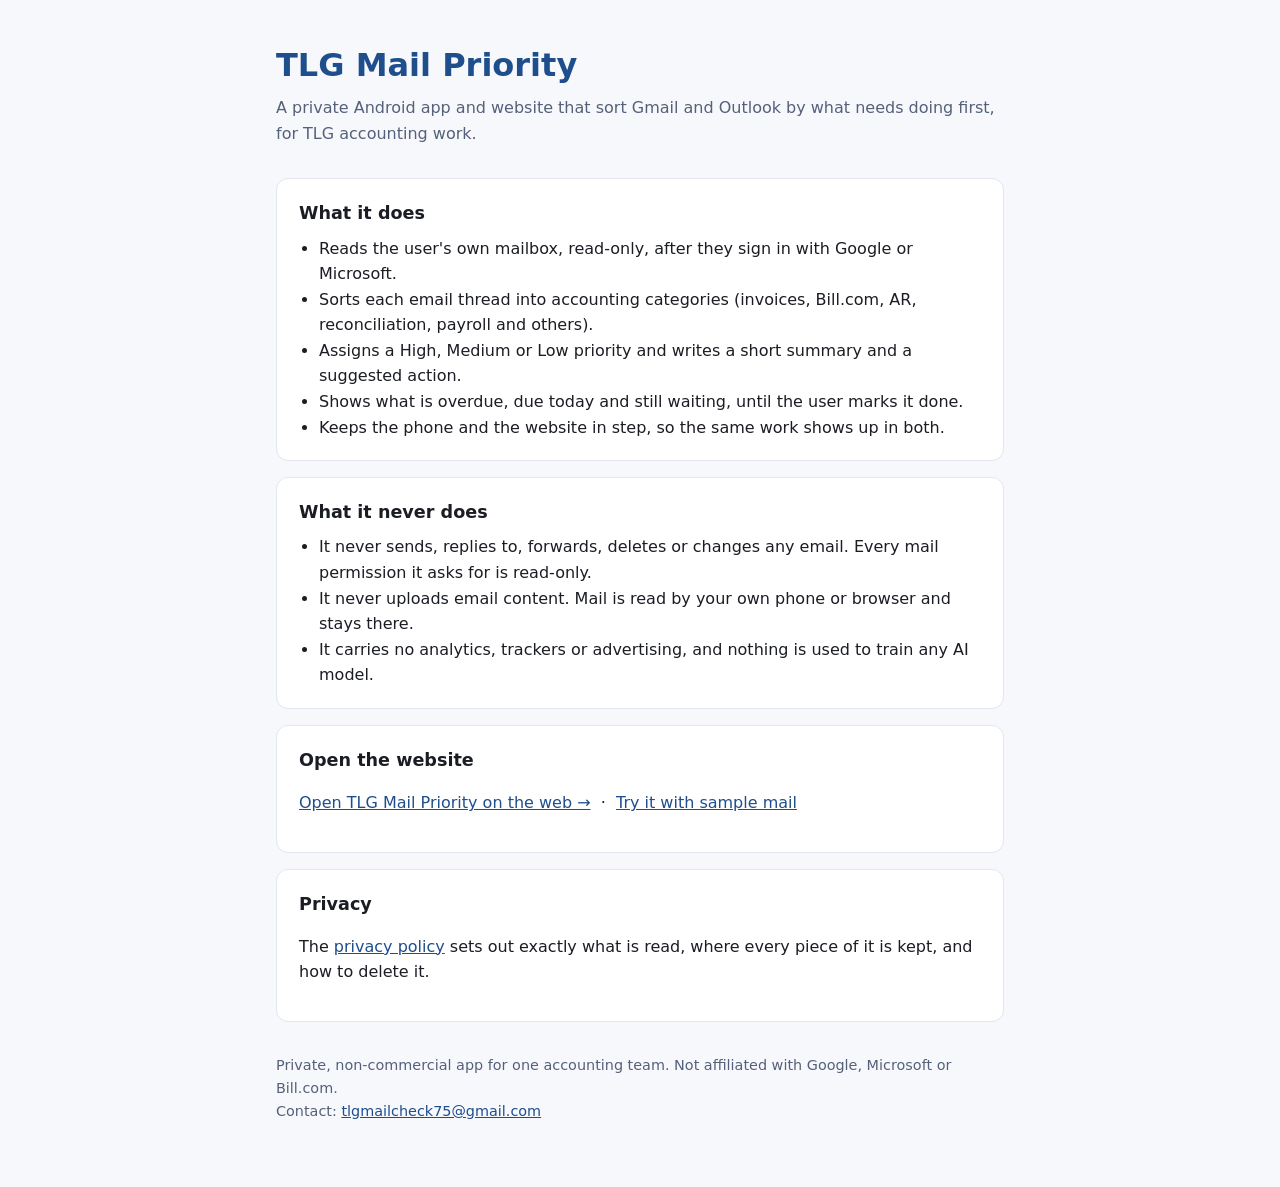
<file: index.html>
<!doctype html>
<html lang="en">
<head>
<meta charset="utf-8">
<meta name="viewport" content="width=device-width, initial-scale=1">
<title>TLG Mail Priority</title>
<meta name="description" content="Private Android app and website that sort Gmail and Outlook by priority for TLG accounting work.">
<style>
  :root { --bg:#f7f8fc; --fg:#1b1d24; --muted:#55607a; --accent:#1f4e8c; --card:#fff; --line:#e3e6ef; }
  @media (prefers-color-scheme: dark) { :root { --bg:#111318; --fg:#e6e8ef; --muted:#a3abbd; --accent:#a9c7ff; --card:#1a1c22; --line:#2b2f38; } }
  * { box-sizing:border-box; }
  body { margin:0; background:var(--bg); color:var(--fg); font:16px/1.6 system-ui,-apple-system,"Segoe UI",Roboto,sans-serif; }
  main { max-width:760px; margin:0 auto; padding:40px 16px 64px; }
  h1 { font-size:2rem; margin:0 0 4px; color:var(--accent); }
  .sub { color:var(--muted); margin:0 0 32px; }
  section { background:var(--card); border:1px solid var(--line); border-radius:12px; padding:20px 22px; margin-bottom:16px; }
  h2 { font-size:1.1rem; margin:0 0 8px; }
  ul { margin:0; padding-left:20px; }
  a { color:var(--accent); }
  footer { color:var(--muted); font-size:.9rem; margin-top:32px; }
</style>
</head>
<body>
<main>
  <h1>TLG Mail Priority</h1>
  <p class="sub">A private Android app and website that sort Gmail and Outlook by what needs doing first, for TLG accounting work.</p>

  <section>
    <h2>What it does</h2>
    <ul>
      <li>Reads the user's own mailbox, read-only, after they sign in with Google or Microsoft.</li>
      <li>Sorts each email thread into accounting categories (invoices, Bill.com, AR, reconciliation, payroll and others).</li>
      <li>Assigns a High, Medium or Low priority and writes a short summary and a suggested action.</li>
      <li>Shows what is overdue, due today and still waiting, until the user marks it done.</li>
      <li>Keeps the phone and the website in step, so the same work shows up in both.</li>
    </ul>
  </section>

  <section>
    <h2>What it never does</h2>
    <ul>
      <li>It never sends, replies to, forwards, deletes or changes any email. Every mail permission it asks for is read-only.</li>
      <li>It never uploads email content. Mail is read by your own phone or browser and stays there.</li>
      <li>It carries no analytics, trackers or advertising, and nothing is used to train any AI model.</li>
    </ul>
  </section>

  <section>
    <h2>Open the website</h2>
    <p><a href="app/">Open TLG Mail Priority on the web →</a> &nbsp;·&nbsp; <a href="app/?demo">Try it with sample mail</a></p>
  </section>

  <section>
    <h2>Privacy</h2>
    <p>The <a href="privacy.html">privacy policy</a> sets out exactly what is read, where every piece
       of it is kept, and how to delete it.</p>
  </section>

  <footer>
    Private, non-commercial app for one accounting team. Not affiliated with Google, Microsoft or Bill.com.<br>
    Contact: <a href="mailto:tlgmailcheck75@gmail.com">tlgmailcheck75@gmail.com</a>
  </footer>
</main>
</body>
</html>
</file>
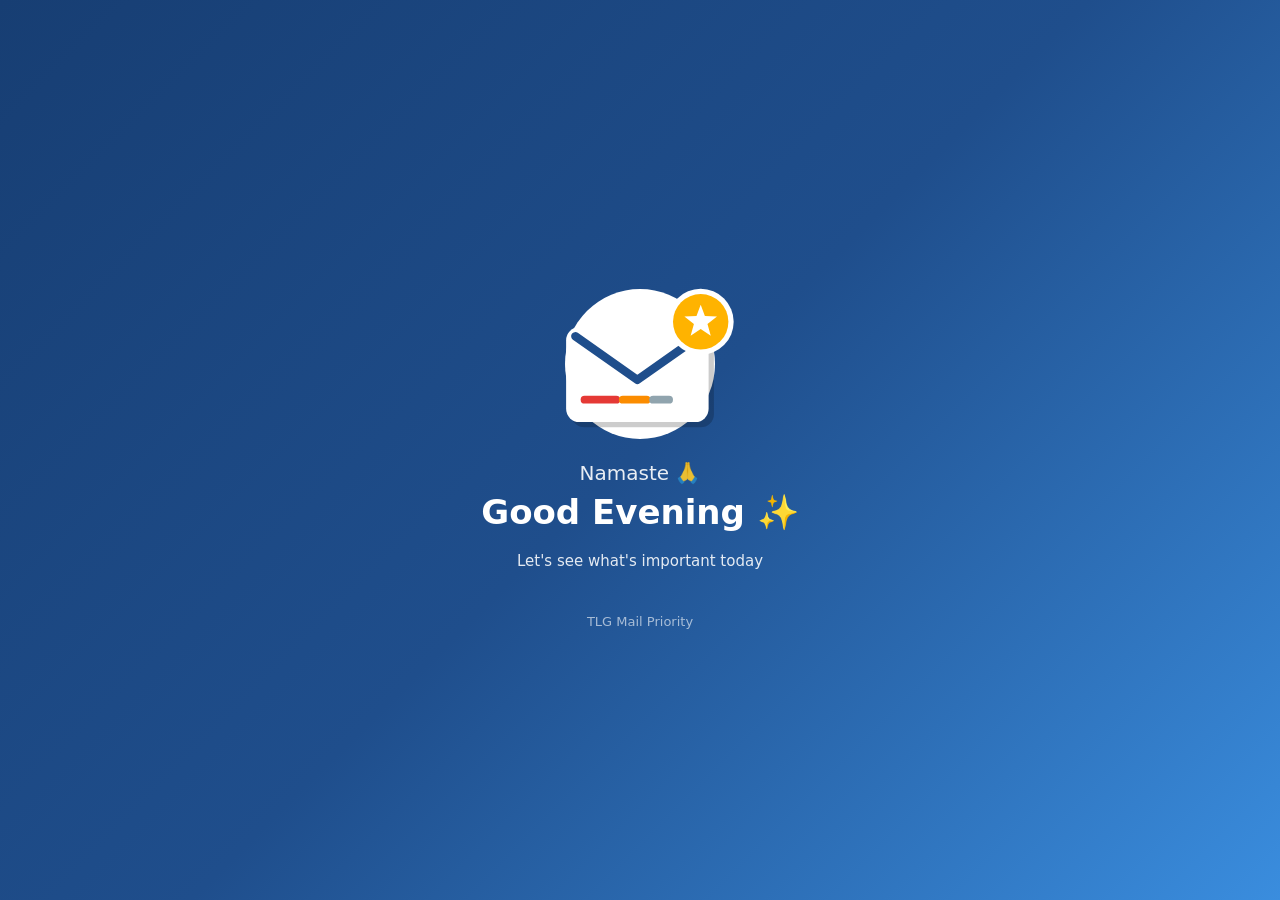
<file: app/index.html>
<!doctype html>
<html lang="en">
<head>
  <meta charset="utf-8">
  <meta name="viewport" content="width=device-width, initial-scale=1, viewport-fit=cover">
  <title>TLG Mail Priority</title>
  <meta name="description" content="TLG Mail Priority on the web — the same mail overview, priorities, reminders and alerts as the Android app.">
  <meta name="theme-color" content="#1F4E8C">
  <link rel="icon" type="image/svg+xml" href="icon.svg">
  <link rel="manifest" href="manifest.webmanifest">
  <link rel="stylesheet" href="style.css">
  <script src="https://accounts.google.com/gsi/client" async></script>
</head>
<body>
  <div id="app"><div class="loading">Loading…</div></div>
  <noscript>This app needs JavaScript.</noscript>
  <script type="module">
    import { start } from './ui.js';
    start();
  </script>
</body>
</html>
</file>
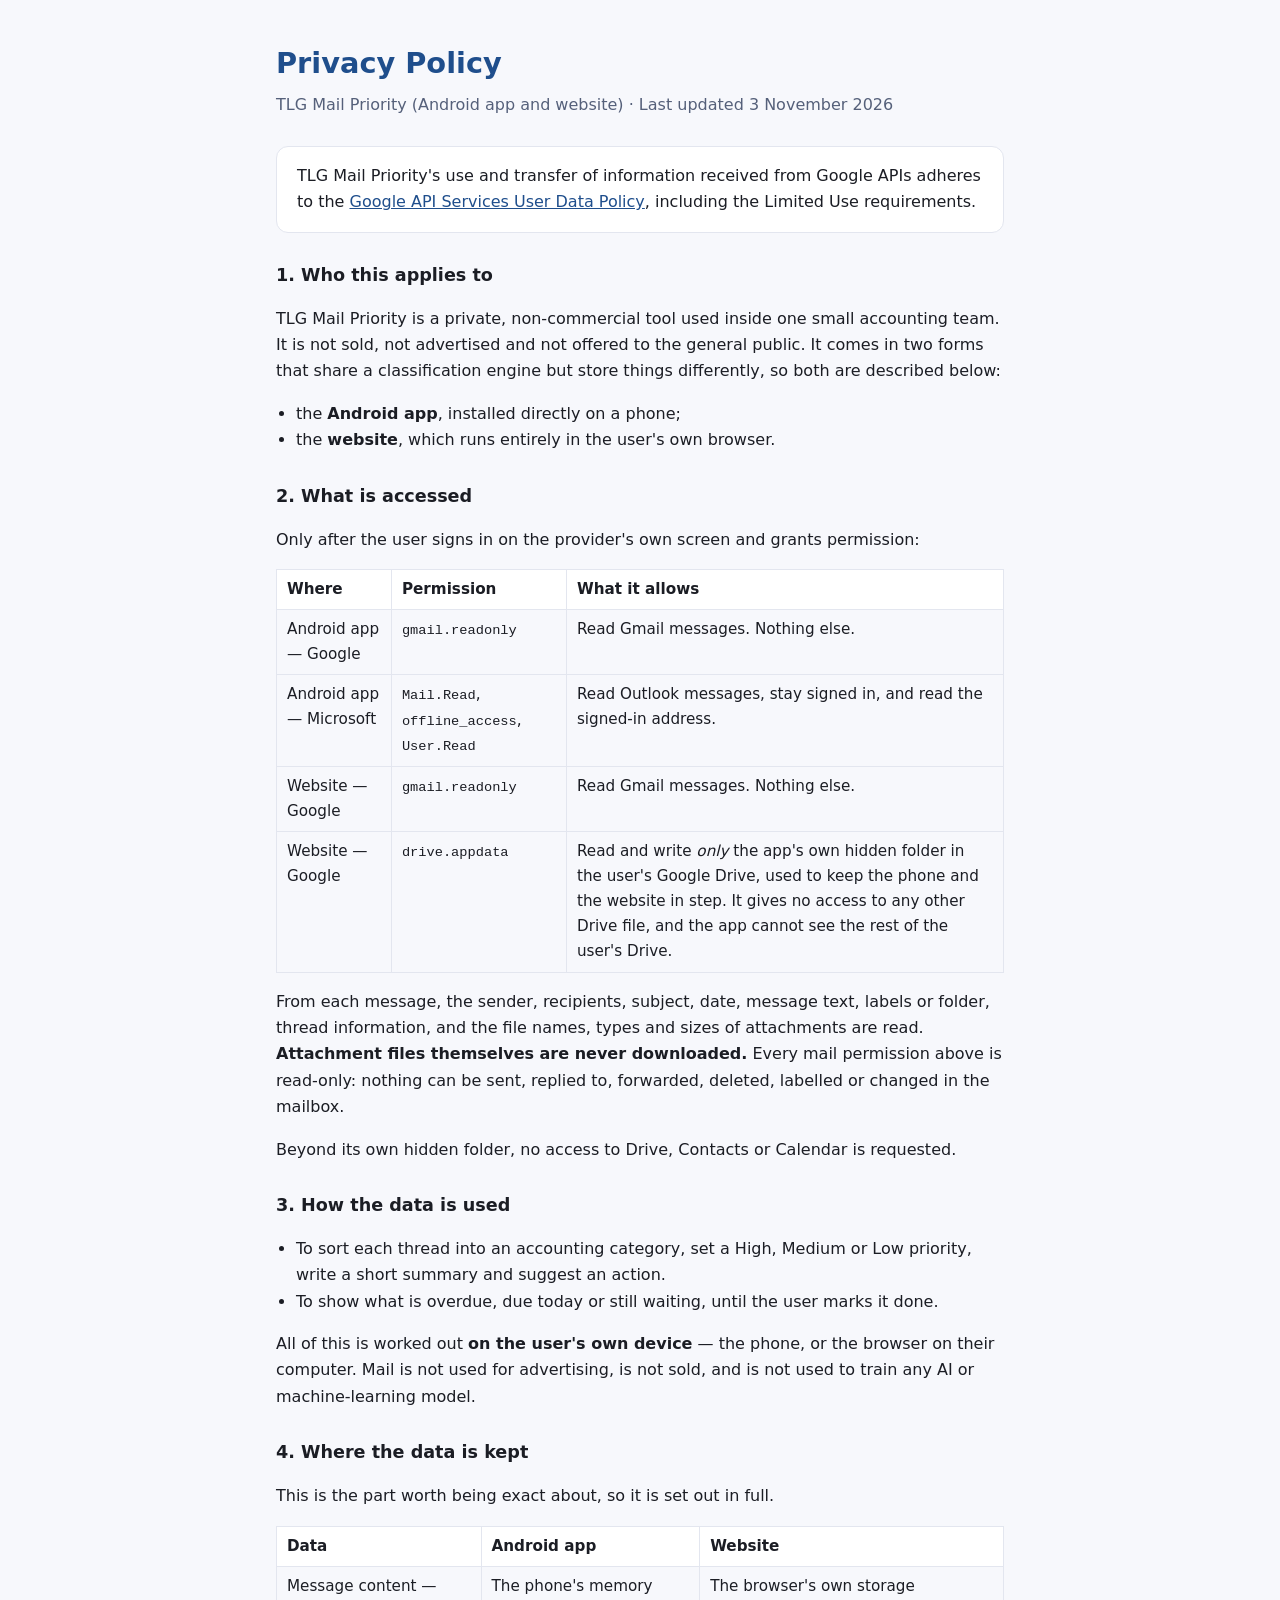
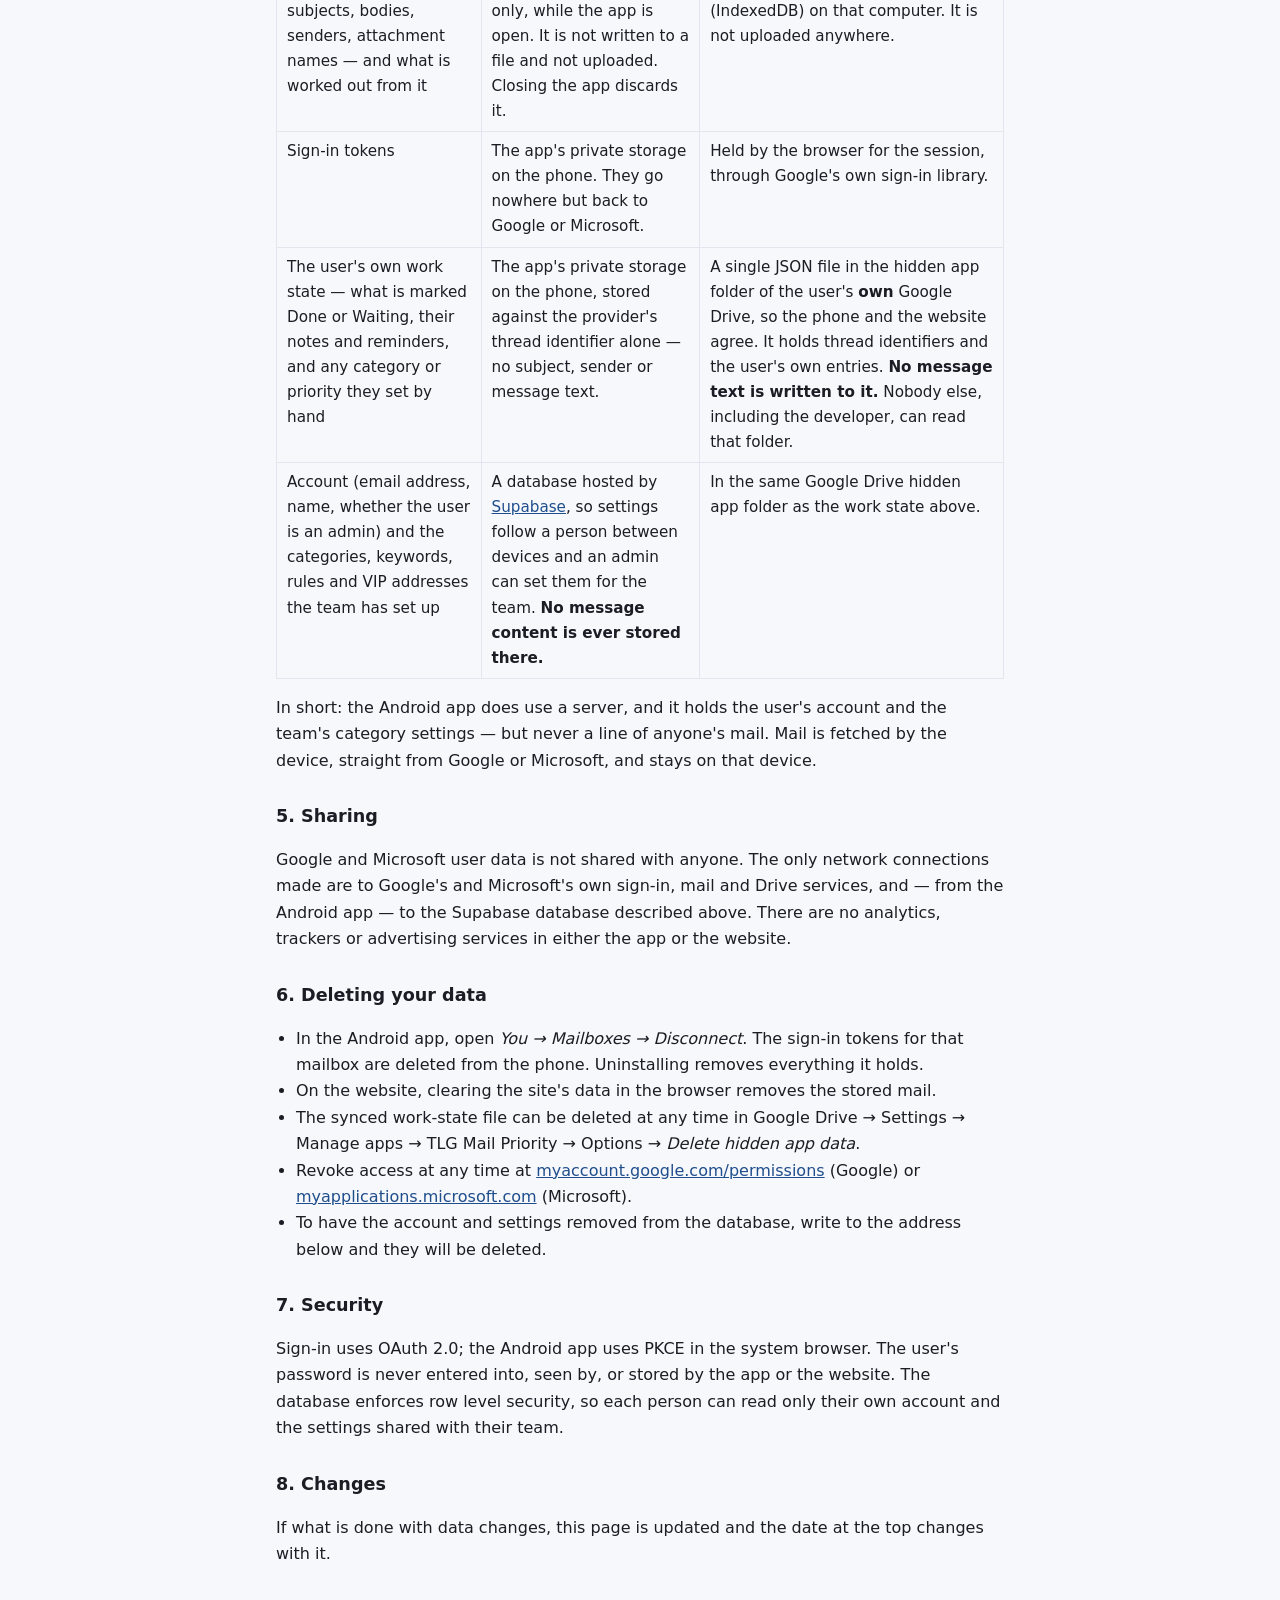
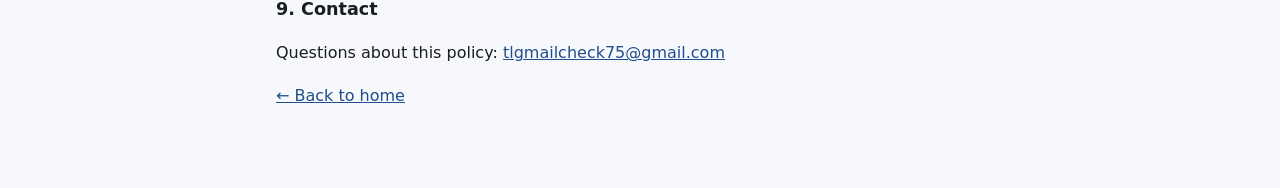
<file: privacy.html>
<!doctype html>
<html lang="en">
<head>
<meta charset="utf-8">
<meta name="viewport" content="width=device-width, initial-scale=1">
<title>Privacy Policy — TLG Mail Priority</title>
<meta name="description" content="How the TLG Mail Priority Android app and website use Gmail and Outlook data.">
<style>
  :root { --bg:#f7f8fc; --fg:#1b1d24; --muted:#55607a; --accent:#1f4e8c; --card:#fff; --line:#e3e6ef; }
  @media (prefers-color-scheme: dark) { :root { --bg:#111318; --fg:#e6e8ef; --muted:#a3abbd; --accent:#a9c7ff; --card:#1a1c22; --line:#2b2f38; } }
  * { box-sizing:border-box; }
  body { margin:0; background:var(--bg); color:var(--fg); font:16px/1.65 system-ui,-apple-system,"Segoe UI",Roboto,sans-serif; }
  main { max-width:760px; margin:0 auto; padding:40px 16px 64px; }
  h1 { font-size:1.8rem; margin:0 0 4px; color:var(--accent); }
  .sub { color:var(--muted); margin:0 0 28px; }
  h2 { font-size:1.1rem; margin:28px 0 6px; }
  ul { padding-left:20px; }
  a { color:var(--accent); }
  table { border-collapse:collapse; width:100%; margin:10px 0; font-size:.95rem; }
  th, td { text-align:left; padding:7px 10px; border:1px solid var(--line); vertical-align:top; }
  th { background:var(--card); font-weight:600; }
  code { font-size:.9em; }
  .box { background:var(--card); border:1px solid var(--line); border-radius:12px; padding:16px 20px; }
</style>
</head>
<body>
<main>
  <h1>Privacy Policy</h1>
  <p class="sub">TLG Mail Priority (Android app and website) · Last updated 3 November 2026</p>

  <div class="box">
    TLG Mail Priority's use and transfer of information received from Google APIs adheres to the
    <a href="https://developers.google.com/terms/api-services-user-data-policy">Google API Services User Data Policy</a>,
    including the Limited Use requirements.
  </div>

  <h2>1. Who this applies to</h2>
  <p>TLG Mail Priority is a private, non-commercial tool used inside one small accounting team. It
     is not sold, not advertised and not offered to the general public. It comes in two forms that
     share a classification engine but store things differently, so both are described below:</p>
  <ul>
    <li>the <strong>Android app</strong>, installed directly on a phone;</li>
    <li>the <strong>website</strong>, which runs entirely in the user's own browser.</li>
  </ul>

  <h2>2. What is accessed</h2>
  <p>Only after the user signs in on the provider's own screen and grants permission:</p>
  <table>
    <tr><th>Where</th><th>Permission</th><th>What it allows</th></tr>
    <tr>
      <td>Android app — Google</td>
      <td><code>gmail.readonly</code></td>
      <td>Read Gmail messages. Nothing else.</td>
    </tr>
    <tr>
      <td>Android app — Microsoft</td>
      <td><code>Mail.Read</code>, <code>offline_access</code>, <code>User.Read</code></td>
      <td>Read Outlook messages, stay signed in, and read the signed-in address.</td>
    </tr>
    <tr>
      <td>Website — Google</td>
      <td><code>gmail.readonly</code></td>
      <td>Read Gmail messages. Nothing else.</td>
    </tr>
    <tr>
      <td>Website — Google</td>
      <td><code>drive.appdata</code></td>
      <td>Read and write <em>only</em> the app's own hidden folder in the user's Google Drive, used
          to keep the phone and the website in step. It gives no access to any other Drive file,
          and the app cannot see the rest of the user's Drive.</td>
    </tr>
  </table>
  <p>From each message, the sender, recipients, subject, date, message text, labels or folder,
     thread information, and the file names, types and sizes of attachments are read.
     <strong>Attachment files themselves are never downloaded.</strong> Every mail permission above
     is read-only: nothing can be sent, replied to, forwarded, deleted, labelled or changed in the
     mailbox.</p>
  <p>Beyond its own hidden folder, no access to Drive, Contacts or Calendar is requested.</p>

  <h2>3. How the data is used</h2>
  <ul>
    <li>To sort each thread into an accounting category, set a High, Medium or Low priority, write a
        short summary and suggest an action.</li>
    <li>To show what is overdue, due today or still waiting, until the user marks it done.</li>
  </ul>
  <p>All of this is worked out <strong>on the user's own device</strong> — the phone, or the browser
     on their computer. Mail is not used for advertising, is not sold, and is not used to train any
     AI or machine-learning model.</p>

  <h2>4. Where the data is kept</h2>
  <p>This is the part worth being exact about, so it is set out in full.</p>
  <table>
    <tr><th>Data</th><th>Android app</th><th>Website</th></tr>
    <tr>
      <td>Message content — subjects, bodies, senders, attachment names — and what is worked out
          from it</td>
      <td>The phone's memory only, while the app is open. It is not written to a file and not
          uploaded. Closing the app discards it.</td>
      <td>The browser's own storage (IndexedDB) on that computer. It is not uploaded anywhere.</td>
    </tr>
    <tr>
      <td>Sign-in tokens</td>
      <td>The app's private storage on the phone. They go nowhere but back to Google or Microsoft.</td>
      <td>Held by the browser for the session, through Google's own sign-in library.</td>
    </tr>
    <tr>
      <td>The user's own work state — what is marked Done or Waiting, their notes and reminders, and
          any category or priority they set by hand</td>
      <td>The app's private storage on the phone, stored against the provider's thread identifier
          alone — no subject, sender or message text.</td>
      <td>A single JSON file in the hidden app folder of the user's <strong>own</strong> Google
          Drive, so the phone and the website agree. It holds thread identifiers and the user's own
          entries. <strong>No message text is written to it.</strong> Nobody else, including the
          developer, can read that folder.</td>
    </tr>
    <tr>
      <td>Account (email address, name, whether the user is an admin) and the categories, keywords,
          rules and VIP addresses the team has set up</td>
      <td>A database hosted by <a href="https://supabase.com/privacy">Supabase</a>, so settings
          follow a person between devices and an admin can set them for the team.
          <strong>No message content is ever stored there.</strong></td>
      <td>In the same Google Drive hidden app folder as the work state above.</td>
    </tr>
  </table>
  <p>In short: the Android app does use a server, and it holds the user's account and the team's
     category settings — but never a line of anyone's mail. Mail is fetched by the device, straight
     from Google or Microsoft, and stays on that device.</p>

  <h2>5. Sharing</h2>
  <p>Google and Microsoft user data is not shared with anyone. The only network connections made are
     to Google's and Microsoft's own sign-in, mail and Drive services, and — from the Android app —
     to the Supabase database described above. There are no analytics, trackers or advertising
     services in either the app or the website.</p>

  <h2>6. Deleting your data</h2>
  <ul>
    <li>In the Android app, open <em>You → Mailboxes → Disconnect</em>. The sign-in tokens for that
        mailbox are deleted from the phone. Uninstalling removes everything it holds.</li>
    <li>On the website, clearing the site's data in the browser removes the stored mail.</li>
    <li>The synced work-state file can be deleted at any time in Google Drive → Settings →
        Manage apps → TLG Mail Priority → Options → <em>Delete hidden app data</em>.</li>
    <li>Revoke access at any time at
        <a href="https://myaccount.google.com/permissions">myaccount.google.com/permissions</a> (Google)
        or <a href="https://myapplications.microsoft.com">myapplications.microsoft.com</a> (Microsoft).</li>
    <li>To have the account and settings removed from the database, write to the address below and
        they will be deleted.</li>
  </ul>

  <h2>7. Security</h2>
  <p>Sign-in uses OAuth 2.0; the Android app uses PKCE in the system browser. The user's password is
     never entered into, seen by, or stored by the app or the website. The database enforces row
     level security, so each person can read only their own account and the settings shared with
     their team.</p>

  <h2>8. Changes</h2>
  <p>If what is done with data changes, this page is updated and the date at the top changes with it.</p>

  <h2>9. Contact</h2>
  <p>Questions about this policy: <a href="mailto:tlgmailcheck75@gmail.com">tlgmailcheck75@gmail.com</a></p>

  <p><a href="index.html">← Back to home</a></p>
</main>
</body>
</html>
</file>
<file: app/style.css>
:root {
  --bg: #f4f6fb; --surface: #ffffff; --surface2: #eef1f8; --line: #dde2ee;
  --fg: #1b1d24; --muted: #5d6779; --primary: #1f4e8c; --primary-fg: #fff; --tonal: #d6e3ff;
  --high: #c62828; --medium: #b26a00; --low: #5f6b7a; --gold: #b98500; --gold-bg: #fff6dc;
  --tert: #7a4fb0; --tert-bg: #f1e9fb; --err: #ba1a1a; --ok: #2e7d32;
  --shadow: 0 1px 2px rgba(20, 30, 60, .08), 0 1px 3px rgba(20, 30, 60, .06);
  --radius: 12px;
}
@media (prefers-color-scheme: dark) {
  :root {
    --bg: #111318; --surface: #1a1c22; --surface2: #23262e; --line: #2e323c;
    --fg: #e6e8ef; --muted: #a2abbd; --primary: #a9c7ff; --primary-fg: #002f63; --tonal: #00468c;
    --high: #ff8a80; --medium: #ffcc66; --low: #9ea7b8; --gold: #ffd166; --gold-bg: #2b2414;
    --tert: #d4b8ff; --tert-bg: #2a2236; --err: #ffb4ab; --ok: #81c784;
    --shadow: none;
  }
}
* { box-sizing: border-box; }
html, body { margin: 0; height: 100%; }
body { background: var(--bg); color: var(--fg); font: 15px/1.45 system-ui, -apple-system, "Segoe UI", Roboto, sans-serif; }
button { font: inherit; color: inherit; }
a { color: var(--primary); }
.loading { display: grid; place-items: center; height: 100vh; color: var(--muted); }

/* ---------- shell */
.shell { display: grid; min-height: 100vh; }
.shell.wide { grid-template: "top top" auto "side main" 1fr / 220px 1fr; height: 100vh; }
.shell.narrow { grid-template: "top" auto "main" 1fr "bottom" auto / 100%; }
.topbar { grid-area: top; display: flex; align-items: center; gap: 10px; padding: 10px 16px; background: var(--surface); border-bottom: 1px solid var(--line); position: sticky; top: 0; z-index: 5; }
.topbar h1 { font-size: 18px; margin: 0; white-space: nowrap; overflow: hidden; text-overflow: ellipsis; }
.top-logo { width: 30px; height: 30px; }
.acct { color: var(--muted); font-size: 13px; }
.shell.narrow .acct { display: none; }
.side { grid-area: side; padding: 10px 8px; background: var(--surface); border-right: 1px solid var(--line); overflow-y: auto; }
.main { grid-area: main; min-width: 0; overflow: hidden; }
.shell.narrow .main { overflow: visible; padding-bottom: 72px; }
.nav-item { display: flex; align-items: center; gap: 10px; padding: 10px 12px; border-radius: 10px; color: var(--fg); text-decoration: none; margin-bottom: 2px; }
.nav-item:hover { background: var(--surface2); }
.nav-item.on { background: var(--tonal); color: var(--primary); font-weight: 600; }
.nav-icon { position: relative; width: 22px; text-align: center; }
.badge { position: absolute; top: -6px; right: -10px; background: var(--err); color: #fff; font-size: 10px; border-radius: 9px; padding: 0 5px; }
.bottom { grid-area: bottom; position: fixed; left: 0; right: 0; bottom: 0; display: flex; background: var(--surface); border-top: 1px solid var(--line); padding-bottom: env(safe-area-inset-bottom); z-index: 5; }
.bottom .nav-item { flex: 1; flex-direction: column; gap: 2px; font-size: 12px; border-radius: 0; margin: 0; padding: 8px 4px; }

.split { display: grid; grid-template-columns: minmax(0, 1fr); height: 100%; }
.split.has-detail { grid-template-columns: minmax(340px, 440px) minmax(0, 1fr); }
.list-pane, .detail-pane { overflow-y: auto; height: 100%; }
.detail-pane { border-left: 1px solid var(--line); background: var(--bg); }
.split:not(.has-detail) .list-pane > .view { max-width: 860px; margin: 0 auto; }

/* ---------- common */
.view { padding: 8px 0 32px; }
.hint { color: var(--muted); font-size: 13px; padding: 8px 16px 0; margin: 0 0 4px; }
.small { font-size: 13px; }
.empty { color: var(--muted); font-size: 13px; padding: 4px 16px; margin: 4px 0; }
.grow { flex: 1; min-width: 0; }
.row { display: flex; gap: 8px; flex-wrap: wrap; align-items: center; margin-top: 6px; }
.row-between { display: flex; align-items: center; justify-content: space-between; gap: 8px; padding-right: 12px; }
.b, b { font-weight: 600; }
.strong { font-weight: 600; color: var(--primary); }
.err-text { color: var(--err) !important; }
.pri-text { color: var(--primary); } .tert-text { color: var(--tert); } .gold-text { color: var(--gold); } .muted-text { color: var(--muted); }
.p-text-HIGH { color: var(--high); } .p-text-MEDIUM { color: var(--medium); } .p-text-LOW { color: var(--low); }
.clamp2 { display: -webkit-box; -webkit-line-clamp: 2; -webkit-box-orient: vertical; overflow: hidden; }
.foot { font-size: 12px; color: var(--muted); }
.foot.err { color: var(--err); }

.search { display: block; width: calc(100% - 24px); margin: 8px 12px 6px; padding: 10px 14px; border-radius: 24px; border: 1px solid var(--line); background: var(--surface); color: var(--fg); font: inherit; }
.tiles { display: grid; grid-template-columns: repeat(3, 1fr); gap: 8px; padding: 4px 12px; }
.tile { border: 0; border-radius: var(--radius); padding: 10px 6px; display: flex; flex-direction: column; align-items: center; cursor: pointer; }
.tile b { font-size: 18px; } .tile span { font-size: 12px; }
.tile.blue { background: color-mix(in srgb, var(--primary) 14%, transparent); color: var(--primary); }
.tile.amber { background: color-mix(in srgb, var(--medium) 16%, transparent); color: var(--medium); }
.tile.teal { background: color-mix(in srgb, var(--tert) 14%, transparent); color: var(--tert); }
.tile span { color: var(--fg); }
.chips { display: flex; gap: 6px; overflow-x: auto; padding: 6px 12px; scrollbar-width: none; align-items: center; }
.chips.wrap { flex-wrap: wrap; padding: 4px 0; overflow: visible; }
.chip { border: 1px solid var(--line); background: var(--surface); border-radius: 18px; padding: 5px 12px; white-space: nowrap; cursor: pointer; font-size: 13px; }
.chip.on { background: var(--tonal); border-color: transparent; color: var(--primary); font-weight: 600; }
.chips input[type=date], .chips input[type=time] { border: 1px solid var(--line); border-radius: 18px; padding: 4px 10px; background: var(--surface); color: var(--fg); font: inherit; font-size: 13px; }

.pill { display: inline-block; border-radius: 20px; padding: 1px 8px; font-size: 11px; font-weight: 600; border: 1px solid currentColor; opacity: .95; white-space: nowrap; }
.pill.filled { color: #fff !important; border-color: transparent; }
.pill.p-HIGH { color: var(--high); } .pill.p-HIGH.filled { background: var(--high); }
.pill.p-MEDIUM { color: var(--medium); } .pill.p-LOW { color: var(--low); }
.pill.gold { color: var(--gold); } .pill.gold.filled { background: var(--gold); }
.pill.muted { color: var(--muted); } .pill.err { color: var(--err); } .pill.tert { color: var(--tert); }
@media (prefers-color-scheme: dark) { .pill.filled { color: #1a1c22 !important; } }

.section-head { display: flex; align-items: center; gap: 8px; padding: 14px 16px 6px; font-weight: 700; font-size: 14px; color: var(--primary); }
.section-head.clickable { cursor: pointer; }
.section-head .toggle { margin-left: auto; font-weight: 500; font-size: 12px; }
.section-head.p-HIGH { color: var(--high); } .section-head.p-MEDIUM { color: var(--medium); } .section-head.p-LOW { color: var(--low); }
.section-head.gold { color: var(--gold); } .section-head.muted { color: var(--muted); } .section-head.err { color: var(--err); } .section-head.tert { color: var(--tert); }

/* ---------- cards */
.card { background: var(--surface); border-radius: var(--radius); box-shadow: var(--shadow); border: 1px solid var(--line); margin: 5px 12px; }
.card.mail { display: flex; align-items: stretch; overflow: hidden; cursor: pointer; transition: transform .08s ease; }
.card.mail:hover { border-color: color-mix(in srgb, var(--primary) 40%, var(--line)); }
.card.mail.selected { outline: 2px solid var(--primary); }
.card.mail.vip { background: var(--gold-bg); }
.card.mail .bar { width: 5px; flex: none; }
.card.mail.p-HIGH .bar { background: var(--high); } .card.mail.p-MEDIUM .bar { background: var(--medium); } .card.mail.p-LOW .bar { background: var(--low); }
.card.mail .body { flex: 1; min-width: 0; padding: 10px 6px 10px 12px; }
.row1 { display: flex; align-items: center; gap: 6px; }
.dot { width: 8px; height: 8px; border-radius: 50%; background: var(--primary); flex: none; }
.from { flex: 1; min-width: 0; font-size: 13px; white-space: nowrap; overflow: hidden; text-overflow: ellipsis; }
.time { color: var(--muted); font-size: 12px; white-space: nowrap; }
.subject { font-weight: 600; white-space: nowrap; overflow: hidden; text-overflow: ellipsis; }
.summary { font-size: 13px; color: var(--muted); display: -webkit-box; -webkit-line-clamp: 2; -webkit-box-orient: vertical; overflow: hidden; }
.summary.long { -webkit-line-clamp: 6; }
.otp { font-weight: 700; font-size: 17px; color: var(--high); }
.icon-btn { border: 0; background: none; cursor: pointer; font-size: 18px; padding: 6px 10px; border-radius: 50%; color: var(--primary); }
.icon-btn:hover { background: var(--surface2); }
.icon-btn.done { align-self: center; font-weight: 700; }
.card.folder, .card.reminder, .card.info { display: flex; align-items: center; gap: 10px; padding: 12px 14px; }
.card.folder, .card.reminder, .clickable { cursor: pointer; }
.card.col { flex-direction: column; align-items: stretch; gap: 4px; }
.card h4, .group h4 { margin: 0 0 4px; color: var(--primary); font-size: 14px; }
.ficon { font-size: 22px; } .chev { margin-left: auto; color: var(--primary); font-size: 20px; }
.note { font-style: italic; }
.tert-bg { background: var(--tert-bg); }
.otp-card { background: color-mix(in srgb, var(--high) 12%, var(--surface)); }
.otp-big { font-size: 28px; font-weight: 800; letter-spacing: 2px; }
.banner { margin: 6px 12px; padding: 14px; border-radius: var(--radius); background: color-mix(in srgb, var(--primary) 10%, var(--surface)); }
.banner p { margin: 4px 0 10px; font-size: 13px; }
.banner.warn { background: color-mix(in srgb, var(--medium) 14%, var(--surface)); }
.banner.err { background: color-mix(in srgb, var(--err) 12%, var(--surface)); }
.banner.gold { background: var(--gold-bg); }
.syncline { padding: 4px 16px; font-size: 12px; color: var(--muted); }
.syncline.err { color: var(--err); }
.progress { height: 3px; border-radius: 2px; margin-bottom: 4px; background: linear-gradient(90deg, var(--primary) 30%, transparent 30%) 0 0 / 200% 100%; animation: prog 1.1s linear infinite; }
@keyframes prog { to { background-position: -200% 0; } }

/* ---------- buttons, forms */
.btn { border: 1px solid var(--line); background: var(--surface); border-radius: 20px; padding: 8px 16px; cursor: pointer; font-weight: 600; font-size: 14px; }
.btn:hover { background: var(--surface2); }
.btn.primary { background: var(--primary); color: var(--primary-fg); border-color: transparent; }
.btn.primary:hover { filter: brightness(1.08); }
.btn.tonal { background: var(--tonal); color: var(--primary); border-color: transparent; }
.btn.text { border: 0; background: none; color: var(--primary); padding: 8px 10px; }
.field { width: 100%; padding: 9px 12px; border: 1px solid var(--line); border-radius: 10px; background: var(--surface); color: var(--fg); font: inherit; margin: 2px 0 6px; }
textarea.field { resize: vertical; }
label { display: block; font-size: 12px; color: var(--muted); margin-top: 8px; }
label.radio, label.check { display: flex; align-items: center; gap: 8px; font-size: 14px; color: var(--fg); margin: 6px 0; cursor: pointer; }
.toggle-row { display: flex; justify-content: space-between; align-items: center; font-size: 14px; color: var(--fg); margin: 8px 0; cursor: pointer; }
.switch { width: 40px; height: 22px; accent-color: var(--primary); }
.list-btn { display: flex; width: 100%; text-align: left; border: 0; border-bottom: 1px solid var(--line); background: none; padding: 11px 2px; cursor: pointer; font-size: 14px; }
.list-btn:last-of-type { border-bottom: 0; }
.group { padding: 14px 16px; }
.settings .card { margin: 8px 12px; }

/* ---------- detail */
.detail { padding: 8px 16px 40px; max-width: 900px; }
.detail-top { display: flex; justify-content: flex-end; min-height: 8px; }
.detail h2 { margin: 6px 0 2px; font-size: 21px; line-height: 1.3; }
.pills { display: flex; gap: 6px; flex-wrap: wrap; }
.actions { display: flex; gap: 8px; flex-wrap: wrap; margin: 14px 0 6px; }
.detail .card { margin: 8px 0; }
.summary-text, .msg-body { white-space: pre-wrap; word-wrap: break-word; font: inherit; margin: 0; }
.msg-body { font-size: 14px; line-height: 1.5; background: var(--surface2); border-radius: 8px; padding: 10px 12px; margin-top: 6px; max-height: none; }
.msg { border-top: 1px solid var(--line); padding: 8px 0; }
.msg:first-of-type { border-top: 0; }
.msg-head { display: flex; justify-content: space-between; gap: 8px; cursor: pointer; }
.snippet { font-size: 13px; color: var(--muted); }
.kv { display: grid; grid-template-columns: 110px 1fr 20px; padding: 7px 0; cursor: pointer; font-size: 14px; }
.kv span:first-child { color: var(--muted); font-size: 13px; }
.kv span:last-child { color: var(--primary); }

/* ---------- schedule table */
.table-wrap { overflow-x: auto; margin: 8px 12px; background: var(--surface); border-radius: var(--radius); border: 1px solid var(--line); }
.sched { border-collapse: collapse; width: 100%; font-size: 13px; }
.sched th, .sched td { padding: 8px; border-bottom: 1px solid var(--line); text-align: center; }
.sched td:first-child, .sched th:first-child { text-align: left; }

/* ---------- modal & toast */
.modal-bg { position: fixed; inset: 0; background: rgba(0, 0, 0, .45); display: grid; place-items: center; z-index: 20; padding: 16px; }
.modal { background: var(--surface); border-radius: 18px; width: min(520px, 100%); max-height: 90vh; display: flex; flex-direction: column; box-shadow: 0 10px 40px rgba(0,0,0,.3); }
.modal h3 { margin: 0; padding: 18px 20px 6px; font-size: 18px; }
.modal-body { padding: 4px 20px; overflow-y: auto; }
.modal-actions { display: flex; justify-content: flex-end; gap: 6px; padding: 12px 16px 16px; flex-wrap: wrap; }
.toast { position: fixed; left: 50%; bottom: 84px; transform: translateX(-50%); background: #2b2f38; color: #fff; padding: 10px 18px; border-radius: 10px; z-index: 30; max-width: 90vw; box-shadow: 0 6px 20px rgba(0,0,0,.3); }
.shell.wide .toast { bottom: 24px; }

/* ---------- animated greeting */
.splash { position: fixed; inset: 0; display: flex; flex-direction: column; align-items: center; justify-content: center; color: #fff; cursor: pointer;
  background: linear-gradient(135deg, #173e73, #1f4e8c 50%, #3a8dde); text-align: center; padding: 16px; }
.logo-wrap { position: relative; width: 190px; height: 190px; display: grid; place-items: center; }
.logo { width: 190px; height: 190px; animation: pop .9s cubic-bezier(.34, 1.56, .64, 1) both; position: relative; }
.ring { position: absolute; width: 150px; height: 150px; border-radius: 50%; background: #fff; animation: ring 1.1s ease-out infinite; }
.l1, .l2, .l3, .l4 { opacity: 0; animation: up .55s ease-out forwards; }
.l1 { font-size: 20px; animation-delay: .35s; color: rgba(255,255,255,.9); }
.l2 { font-size: 34px; font-weight: 700; animation-delay: .65s; }
.l3 { font-size: 15px; margin-top: 14px; animation-delay: 1s; color: rgba(255,255,255,.88); }
.l4 { font-size: 13px; margin-top: 40px; animation-delay: 1s; color: rgba(255,255,255,.6); }
@keyframes pop { from { transform: scale(.2); opacity: 0; } to { transform: scale(1); opacity: 1; } }
@keyframes ring { from { transform: scale(1); opacity: .45; } to { transform: scale(1.35); opacity: 0; } }
@keyframes up { from { opacity: 0; transform: translateY(20px); } to { opacity: 1; transform: none; } }
@media (prefers-reduced-motion: reduce) { .logo, .ring, .l1, .l2, .l3, .l4 { animation: none; opacity: 1; } .ring { display: none; } }

/* ---------- six-folder dashboard */
.search-btn { display: block; width: calc(100% - 24px); margin: 8px 12px 6px; padding: 10px 14px; border-radius: 24px; border: 1px solid var(--line); background: var(--surface); color: var(--muted); font: inherit; text-align: left; cursor: pointer; }
.tiles.four { grid-template-columns: repeat(4, 1fr); }
.tile.red { background: color-mix(in srgb, var(--err) 12%, transparent); color: var(--err); }
.folder-grid { display: grid; grid-template-columns: repeat(2, minmax(0, 1fr)); gap: 8px; padding: 0 12px; }
@media (min-width: 1300px) { .split:not(.has-detail) .folder-grid { grid-template-columns: repeat(3, minmax(0, 1fr)); } }
.card.folder-card { margin: 0; padding: 12px; cursor: pointer; display: flex; flex-direction: column; gap: 4px; }
.card.folder-card:hover { border-color: color-mix(in srgb, var(--primary) 40%, var(--line)); }
.prio-row { display: grid; grid-template-columns: repeat(3, 1fr); gap: 6px; margin-top: 4px; }
.prio-chip { border: 0; border-radius: 8px; padding: 5px 0; font-weight: 700; cursor: pointer; opacity: .55; }
.prio-chip.has { opacity: 1; }
.prio-chip.p-HIGH { background: color-mix(in srgb, var(--high) 16%, transparent); color: var(--high); }
.prio-chip.p-MEDIUM { background: color-mix(in srgb, var(--medium) 16%, transparent); color: var(--medium); }
.prio-chip.p-LOW { background: color-mix(in srgb, var(--low) 16%, transparent); color: var(--low); }
.folder-head { padding: 8px 16px 0; }
.folder-head h2 { margin: 0; font-size: 20px; }
.folder-line { margin-top: 6px; font-size: 14px; }
.review-banner { margin: 6px 12px; background: color-mix(in srgb, var(--primary) 9%, var(--surface)); }
.review-card { background: color-mix(in srgb, var(--medium) 13%, var(--surface)); }
.review-list { margin: 6px 0 4px 18px; padding: 0; font-size: 14px; }
.review-list li { margin: 2px 0; }
.reasons { margin: 2px 0 0 18px; padding: 0; font-size: 13px; }
.kv.static { cursor: default; }
.pin-gate { max-width: 360px; margin: 40px auto; text-align: center; padding: 0 16px; display: flex; flex-direction: column; align-items: center; gap: 8px; }
.pin-gate .big { font-size: 44px; }
.pin-gate h3 { margin: 0; }
.field.pin { max-width: 200px; text-align: center; letter-spacing: 6px; font-size: 20px; }
.nav-label { font-size: 11px; text-transform: uppercase; letter-spacing: .06em; color: var(--muted); padding: 12px 12px 4px; }
.nav-item .count { font-size: 11px; background: var(--surface2); border-radius: 10px; padding: 0 7px; color: var(--muted); }
.audit-row { display: flex; gap: 10px; align-items: center; padding: 8px 16px; border-bottom: 1px solid var(--line); }
.audit-row.clickable { cursor: pointer; }
.save-btn { margin: 8px 12px 24px; }

.sync-table { width: 100%; border-collapse: collapse; font-size: 13px; margin: 4px 0; }
.sync-table th, .sync-table td { text-align: left; padding: 4px 6px; border-bottom: 1px solid var(--line); }
.sync-table tr.sub th { font-weight: 400; color: var(--muted); font-size: 11px; }

.syncline.ok { color: var(--primary); }
</file>
